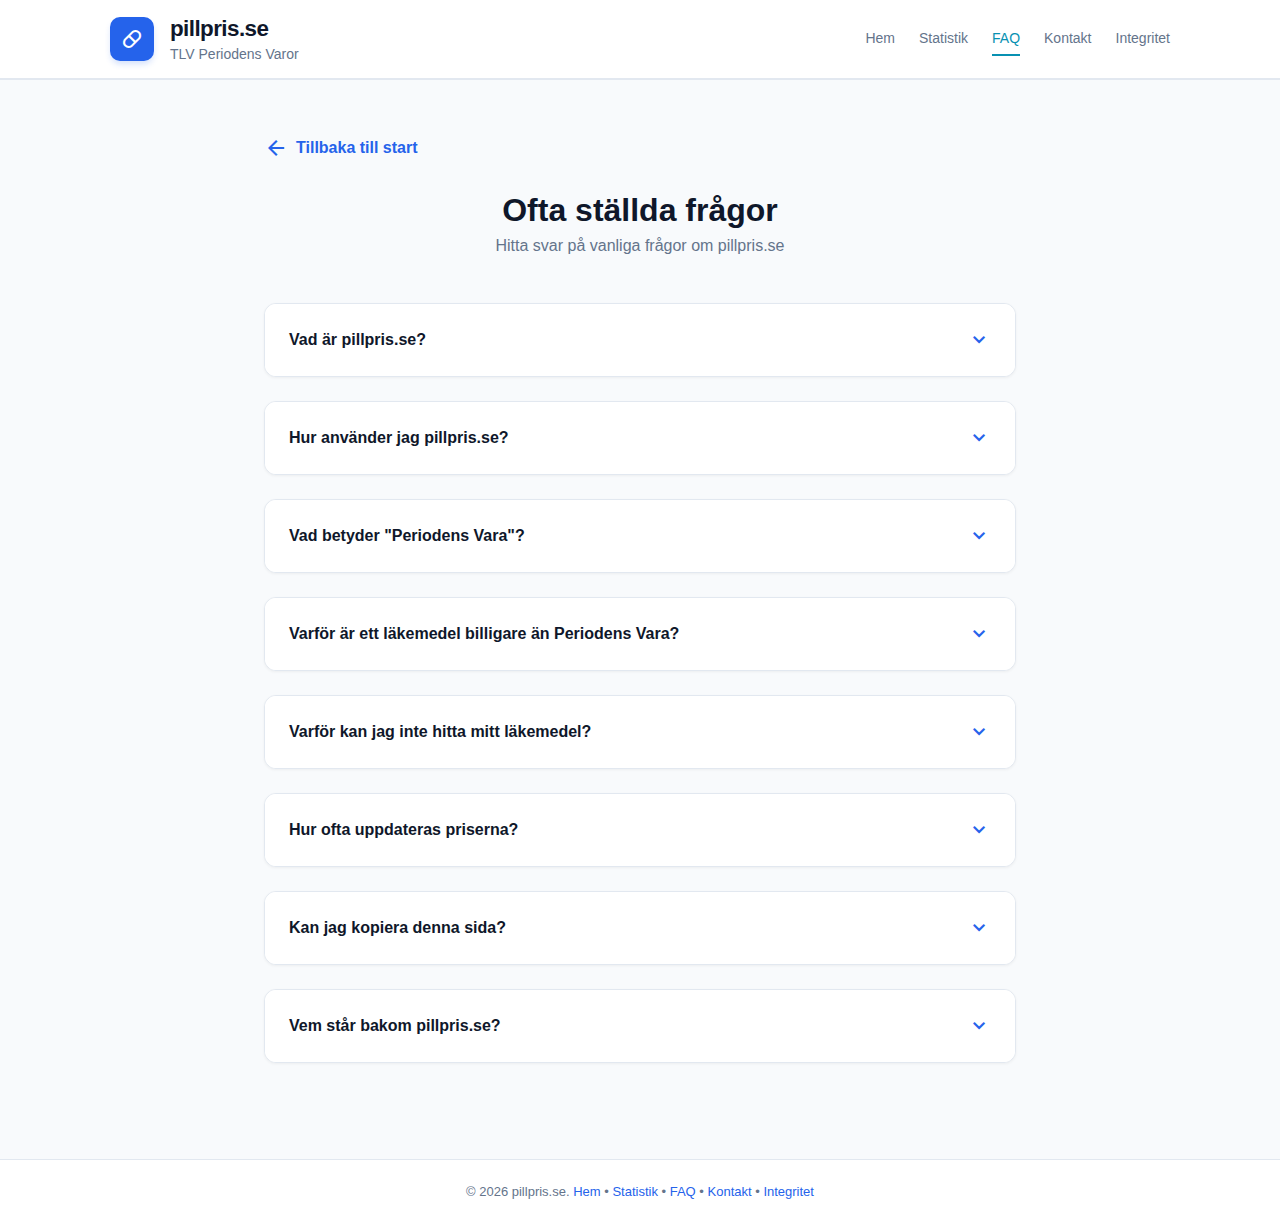
<file: faq.html>
<!DOCTYPE html>
<html lang="sv">
<head>
    <meta charset="UTF-8">
    <meta name="viewport" content="width=device-width, initial-scale=1.0">
    <title>FAQ - pillpris.se</title>
    <link rel="stylesheet" href="style.css">
    <link rel="stylesheet" href="https://fonts.googleapis.com/css2?family=Material+Symbols+Outlined:opsz,wght,FILL,GRAD@20..48,100..700,0..1,-50..200" />
    <style>
        .faq-container {
            max-width: 800px;
            margin: 0 auto;
            padding: 2rem 1.5rem;
        }

        .faq-header {
            text-align: center;
            margin-bottom: 3rem;
        }

        .faq-header h1 {
            font-size: 2rem;
            font-weight: 700;
            color: #0f172a;
            margin-bottom: 0.5rem;
        }

        .faq-header p {
            color: #64748b;
            font-size: 1rem;
        }

        .faq-item {
            margin-bottom: 1.5rem;
            background: #ffffff;
            border-radius: 12px;
            border: 1px solid #e2e8f0;
            overflow: hidden;
            box-shadow: 0 1px 3px rgba(0, 0, 0, 0.05);
            transition: all 0.3s ease;
        }

        .faq-item:hover {
            box-shadow: 0 4px 6px rgba(0, 0, 0, 0.1);
        }

        .faq-question {
            padding: 1.5rem;
            background: #ffffff;
            cursor: pointer;
            display: flex;
            justify-content: space-between;
            align-items: center;
            user-select: none;
            transition: background-color 0.2s ease;
        }

        .faq-question:hover {
            background-color: #f8fafc;
        }

        .faq-question-text {
            font-weight: 600;
            font-size: 1rem;
            color: #0f172a;
            flex: 1;
        }

        .faq-icon {
            margin-left: 1rem;
            color: #2563eb;
            transition: transform 0.3s ease;
            display: flex;
            align-items: center;
            font-size: 24px;
        }

        .faq-item.active .faq-icon {
            transform: rotate(180deg);
        }

        .faq-answer {
            max-height: 0;
            overflow: hidden;
            transition: max-height 0.3s ease;
            background: #f8fafc;
        }

        .faq-item.active .faq-answer {
            max-height: 500px;
        }

        .faq-answer-text {
            padding: 0 1.5rem 1.5rem 1.5rem;
            color: #64748b;
            line-height: 1.6;
            font-size: 0.95rem;
        }

        .faq-answer a {
            color: #2563eb;
            text-decoration: none;
            font-weight: 600;
        }

        .faq-answer a:hover {
            text-decoration: underline;
        }

        .back-link {
            display: inline-flex;
            align-items: center;
            gap: 0.5rem;
            color: #2563eb;
            text-decoration: none;
            font-weight: 600;
            margin-bottom: 2rem;
            transition: gap 0.2s ease;
        }

        .back-link:hover {
            gap: 0.75rem;
        }
    </style>
</head>
<body>

<header class="site-header">
    <div class="header-container">
        <div class="header-content">
            <a href="index.html" class="logo-wrapper" style="text-decoration: none;">
                <div class="icon-box">
                    <span class="material-symbols-outlined header-icon" style="color: white;">pill</span>
                </div>
                <div class="text-wrapper">
                    <h1 class="main-title">pillpris.se</h1>
                    <p class="sub-title">TLV Periodens Varor</p>
                </div>
            </a>
            <nav class="header-nav">
                <a href="index.html" class="nav-link">Hem</a>
                <a href="statistics.html" class="nav-link">Statistik</a>
                <a href="faq.html" class="nav-link active">FAQ</a>
                <a href="kontakt.html" class="nav-link">Kontakt</a>
                <a href="integritet.html" class="nav-link">Integritet</a>
            </nav>
        </div>
    </div>
</header>

<div class="faq-container">
    <a href="index.html" class="back-link">
        <span class="material-symbols-outlined">arrow_back</span>
        Tillbaka till start
    </a>

    <div class="faq-header">
        <h1>Ofta ställda frågor</h1>
        <p>Hitta svar på vanliga frågor om pillpris.se</p>
    </div>

    <div class="faq-item">
        <div class="faq-question">
            <span class="faq-question-text">Vad är pillpris.se?</span>
            <span class="material-symbols-outlined faq-icon">expand_more</span>
        </div>
        <div class="faq-answer">
            <div class="faq-answer-text">
                Pillpris.se hjälper dig att hitta de billigaste läkemedelsalternativen i Sverige genom att visa prisinformation från TLV (Tandvårds- och läkemedelförmånsverket). Du kan söka efter läkemedel, jämföra priser och se prishistorik för olika produkter.
            </div>
        </div>
    </div>

    <div class="faq-item">
        <div class="faq-question">
            <span class="faq-question-text">Hur använder jag pillpris.se?</span>
            <span class="material-symbols-outlined faq-icon">expand_more</span>
        </div>
        <div class="faq-answer">
            <div class="faq-answer-text">
                1. Sök efter ditt läkemedel i sökfältet (tex "Etoricoxib 90")<br>
                2. Välj rätt läkemedel, styrka och förpackning från dropdownlistan<br>
                3. Titta på priserna för olika alternativ<br>
                4. Se prishistorik i diagrammet för att jämföra trender<br>
                5. Välja olika perioder från rullgardinsmenyn för att se prishistorik
            </div>
        </div>
    </div>

    <div class="faq-item">
        <div class="faq-question">
            <span class="faq-question-text">Vad betyder "Periodens Vara"?</span>
            <span class="material-symbols-outlined faq-icon">expand_more</span>
        </div>
        <div class="faq-answer">
            <div class="faq-answer-text">
                "Periodens Vara" (PV) är det läkemedel som TLV har upphandlat för en viss period. Det är ofta det billigaste alternativet bland de utbytbara läkemedlen för en given substans, styrka och förpackningsstorlek. Genom att välja Periodens Vara kan du ofta spara pengar på dina läkemedelskostnader.
            </div>
        </div>
    </div>

    <div class="faq-item" id="billigare-pv">
        <div class="faq-question">
            <span class="faq-question-text">Varför är ett läkemedel billigare än Periodens Vara?</span>
            <span class="material-symbols-outlined faq-icon">expand_more</span>
        </div>
        <div class="faq-answer">
            <div class="faq-answer-text">
                Läkemedel kan nekas status som "periodens vara" trots lägst pris om företaget inte garanterat leverans till TLV. Apotek får dock slutförsälja föregående periods vara till det gamla priset under de första 15 dagarna i en ny period, förutsatt att varan fanns i lager vid periodskiftet. Detta kan leda till att vissa läkemedel är billigare än den aktuella periodens vara under en kort tid efter periodskiftet.
            </div>
        </div>
    </div>

    <div class="faq-item" id="varfor-hitta">
        <div class="faq-question">
            <span class="faq-question-text">Varför kan jag inte hitta mitt läkemedel?</span>
            <span class="material-symbols-outlined faq-icon">expand_more</span>
        </div>
        <div class="faq-answer">
            <div class="faq-answer-text">
                Inte alla läkemedel är upphandlade med Periodens Vara. pillpris.se visar bara läkemedel som är del av TLVs prisövervakning. Om du inte kan hitta ditt läkemedel kan det bero på att det inte är utbytbart eller inte ingår i TLVs "Periodens Vara"-system.
            </div>
        </div>
    </div>

    <div class="faq-item">
        <div class="faq-question">
            <span class="faq-question-text">Hur ofta uppdateras priserna?</span>
            <span class="material-symbols-outlined faq-icon">expand_more</span>
        </div>
        <div class="faq-answer">
            <div class="faq-answer-text">
                Priserna uppdateras varje månad när TLV publicerar nya data. Du kan välja vilken period du vill visa med rullgardinsmenyn för att se prishistorik över tid.
            </div>
        </div>
    </div>

    <div class="faq-item">
        <div class="faq-question">
            <span class="faq-question-text">Kan jag kopiera denna sida?</span>
            <span class="material-symbols-outlined faq-icon">expand_more</span>
        </div>
        <div class="faq-answer">
            <div class="faq-answer-text">
                pillpris.se är ett öppet projekt. Du kan fritt använda och dela informationen härifrån. Kontakta oss om du har frågor om licensiering eller användning av data.
            </div>
        </div>
    </div>

    <div class="faq-item">
        <div class="faq-question">
            <span class="faq-question-text">Vem står bakom pillpris.se?</span>
            <span class="material-symbols-outlined faq-icon">expand_more</span>
        </div>
        <div class="faq-answer">
            <div class="faq-answer-text">
                Pillpris.se är utvecklat som ett verktyg för att göra läkemedelspriser mer transparenta och tillgängliga för alla. Hemsidan är inte utvecklad eller finansierad av TLV. Alla data kommer från TLVs offentliga databaser.
            </div>
        </div>
    </div>

</div>

<footer class="site-footer">
    <div class="footer-container">
        <div class="footer-content">
            <p style="margin: 0; color: #64748b; font-size: 13px;">
                © 2026 pillpris.se. <a href="index.html" style="color: #2563eb; text-decoration: none;">Hem</a> • <a href="statistics.html" style="color: #2563eb; text-decoration: none;">Statistik</a> • <a href="faq.html" style="color: #2563eb; text-decoration: none;">FAQ</a> • <a href="kontakt.html" style="color: #2563eb; text-decoration: none;">Kontakt</a> • <a href="integritet.html" style="color: #2563eb; text-decoration: none;">Integritet</a>
            </p>
        </div>
    </div>
</footer>

<script>
    document.querySelectorAll('.faq-question').forEach(button => {
        button.addEventListener('click', () => {
            const faqItem = button.parentElement;
            faqItem.classList.toggle('active');
        });
    });

    // Expand FAQ item if hash matches
    if (window.location.hash) {
        const hashId = window.location.hash.substring(1);
        const targetItem = document.getElementById(hashId);
        if (targetItem) {
            targetItem.classList.add('active');
            targetItem.scrollIntoView({ behavior: 'smooth', block: 'center' });
        }
    }
</script>

</body>
</html>
</file>
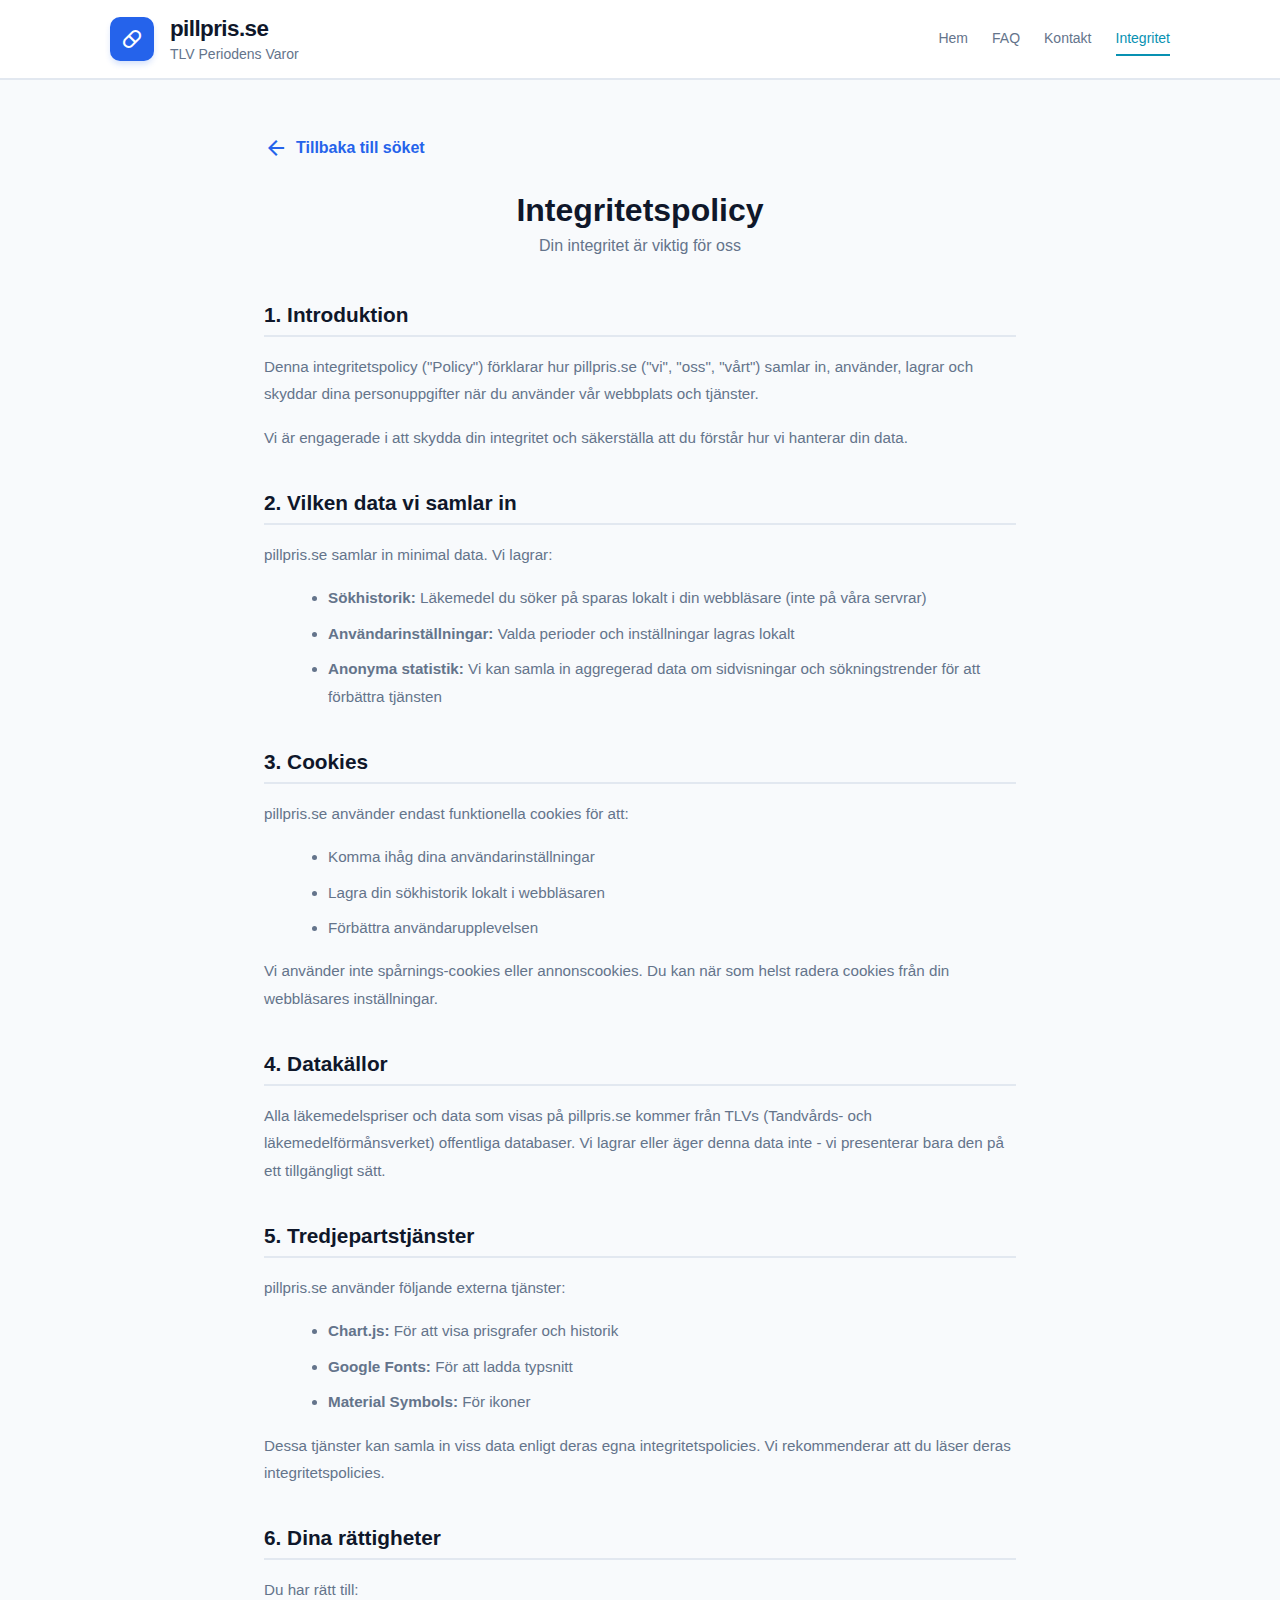
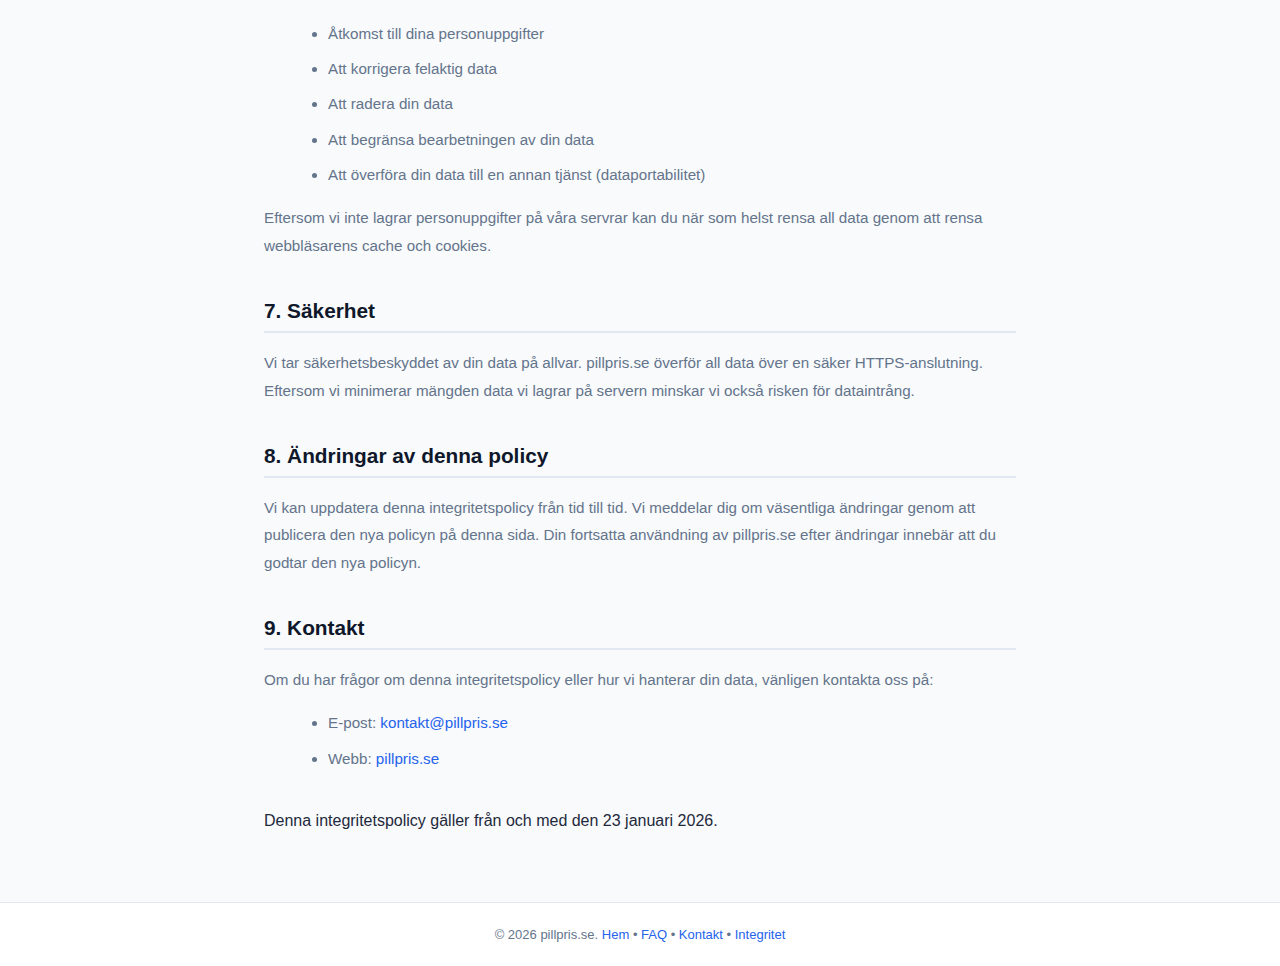
<file: integritet.html>
<!DOCTYPE html>
<html lang="sv">
<head>
    <meta charset="UTF-8">
    <meta name="viewport" content="width=device-width, initial-scale=1.0">
    <title>Integritet - pillpris.se</title>
    <link rel="stylesheet" href="style.css">
    <link rel="stylesheet" href="https://fonts.googleapis.com/css2?family=Material+Symbols+Outlined:opsz,wght,FILL,GRAD@20..48,100..700,0..1,-50..200" />
    <style>
        .privacy-container {
            max-width: 800px;
            margin: 0 auto;
            padding: 2rem 1.5rem;
        }

        .privacy-header {
            text-align: center;
            margin-bottom: 3rem;
        }

        .privacy-header h1 {
            font-size: 2rem;
            font-weight: 700;
            color: #0f172a;
            margin-bottom: 0.5rem;
        }

        .privacy-header p {
            color: #64748b;
            font-size: 1rem;
        }

        .privacy-section {
            margin-bottom: 2.5rem;
        }

        .privacy-section h2 {
            font-size: 1.3rem;
            font-weight: 700;
            color: #0f172a;
            margin-bottom: 1rem;
            padding-bottom: 0.5rem;
            border-bottom: 2px solid #e2e8f0;
        }

        .privacy-section p {
            color: #64748b;
            line-height: 1.8;
            margin-bottom: 1rem;
            font-size: 0.95rem;
        }

        .privacy-section ul {
            color: #64748b;
            line-height: 1.8;
            margin-left: 1.5rem;
            margin-bottom: 1rem;
            font-size: 0.95rem;
        }

        .privacy-section li {
            margin-bottom: 0.5rem;
        }

        .back-link {
            display: inline-flex;
            align-items: center;
            gap: 0.5rem;
            color: #2563eb;
            text-decoration: none;
            font-weight: 600;
            margin-bottom: 2rem;
            transition: gap 0.2s ease;
        }

        .back-link:hover {
            gap: 0.75rem;
        }
    </style>
</head>
<body>

<header class="site-header">
    <div class="header-container">
        <div class="header-content">
            <a href="index.html" class="logo-wrapper" style="text-decoration: none;">
                <div class="icon-box">
                    <span class="material-symbols-outlined header-icon" style="color: white;">pill</span>
                </div>
                <div class="text-wrapper">
                    <h1 class="main-title">pillpris.se</h1>
                    <p class="sub-title">TLV Periodens Varor</p>
                </div>
            </a>
            <nav class="header-nav">
                <a href="index.html" class="nav-link">Hem</a>
                <a href="faq.html" class="nav-link">FAQ</a>
                <a href="kontakt.html" class="nav-link">Kontakt</a>
                <a href="integritet.html" class="nav-link active">Integritet</a>
            </nav>
        </div>
    </div>
</header>

<div class="privacy-container">
    <a href="index.html" class="back-link">
        <span class="material-symbols-outlined">arrow_back</span>
        Tillbaka till söket
    </a>

    <div class="privacy-header">
        <h1>Integritetspolicy</h1>
        <p>Din integritet är viktig för oss</p>
    </div>

    <div class="privacy-section">
        <h2>1. Introduktion</h2>
        <p>
            Denna integritetspolicy ("Policy") förklarar hur pillpris.se ("vi", "oss", "vårt") samlar in, använder, lagrar och skyddar dina personuppgifter när du använder vår webbplats och tjänster.
        </p>
        <p>
            Vi är engagerade i att skydda din integritet och säkerställa att du förstår hur vi hanterar din data.
        </p>
    </div>

    <div class="privacy-section">
        <h2>2. Vilken data vi samlar in</h2>
        <p>
            pillpris.se samlar in minimal data. Vi lagrar:
        </p>
        <ul>
            <li><strong>Sökhistorik:</strong> Läkemedel du söker på sparas lokalt i din webbläsare (inte på våra servrar)</li>
            <li><strong>Användarinställningar:</strong> Valda perioder och inställningar lagras lokalt</li>
            <li><strong>Anonyma statistik:</strong> Vi kan samla in aggregerad data om sidvisningar och sökningstrender för att förbättra tjänsten</li>
        </ul>
    </div>

    <div class="privacy-section">
        <h2>3. Cookies</h2>
        <p>
            pillpris.se använder endast funktionella cookies för att:
        </p>
        <ul>
            <li>Komma ihåg dina användarinställningar</li>
            <li>Lagra din sökhistorik lokalt i webbläsaren</li>
            <li>Förbättra användarupplevelsen</li>
        </ul>
        <p>
            Vi använder inte spårnings-cookies eller annonscookies. Du kan när som helst radera cookies från din webbläsares inställningar.
        </p>
    </div>

    <div class="privacy-section">
        <h2>4. Datakällor</h2>
        <p>
            Alla läkemedelspriser och data som visas på pillpris.se kommer från TLVs (Tandvårds- och läkemedelförmånsverket) offentliga databaser. Vi lagrar eller äger denna data inte - vi presenterar bara den på ett tillgängligt sätt.
        </p>
    </div>

    <div class="privacy-section">
        <h2>5. Tredjepartstjänster</h2>
        <p>
            pillpris.se använder följande externa tjänster:
        </p>
        <ul>
            <li><strong>Chart.js:</strong> För att visa prisgrafer och historik</li>
            <li><strong>Google Fonts:</strong> För att ladda typsnitt</li>
            <li><strong>Material Symbols:</strong> För ikoner</li>
        </ul>
        <p>
            Dessa tjänster kan samla in viss data enligt deras egna integritetspolicies. Vi rekommenderar att du läser deras integritetspolicies.
        </p>
    </div>

    <div class="privacy-section">
        <h2>6. Dina rättigheter</h2>
        <p>
            Du har rätt till:
        </p>
        <ul>
            <li>Åtkomst till dina personuppgifter</li>
            <li>Att korrigera felaktig data</li>
            <li>Att radera din data</li>
            <li>Att begränsa bearbetningen av din data</li>
            <li>Att överföra din data till en annan tjänst (dataportabilitet)</li>
        </ul>
        <p>
            Eftersom vi inte lagrar personuppgifter på våra servrar kan du när som helst rensa all data genom att rensa webbläsarens cache och cookies.
        </p>
    </div>

    <div class="privacy-section">
        <h2>7. Säkerhet</h2>
        <p>
            Vi tar säkerhetsbeskyddet av din data på allvar. pillpris.se överför all data över en säker HTTPS-anslutning. Eftersom vi minimerar mängden data vi lagrar på servern minskar vi också risken för dataintrång.
        </p>
    </div>

    <div class="privacy-section">
        <h2>8. Ändringar av denna policy</h2>
        <p>
            Vi kan uppdatera denna integritetspolicy från tid till tid. Vi meddelar dig om väsentliga ändringar genom att publicera den nya policyn på denna sida. Din fortsatta användning av pillpris.se efter ändringar innebär att du godtar den nya policyn.
        </p>
    </div>

    <div class="privacy-section">
        <h2>9. Kontakt</h2>
        <p>
            Om du har frågor om denna integritetspolicy eller hur vi hanterar din data, vänligen kontakta oss på:
        </p>
        <ul>
            <li>E-post: <a href="mailto:kontakt@pillpris.se" style="color: #2563eb; text-decoration: none;">kontakt@pillpris.se</a></li>
            <li>Webb: <a href="index.html" style="color: #2563eb; text-decoration: none;">pillpris.se</a></li>
        </ul>
    </div>

    <div class="last-updated">
        Denna integritetspolicy gäller från och med den 23 januari 2026.
    </div>

</div>

<footer class="site-footer">
    <div class="footer-container">
        <div class="footer-content">
            <p style="margin: 0; color: #64748b; font-size: 13px;">
                © 2026 pillpris.se. <a href="index.html" style="color: #2563eb; text-decoration: none;">Hem</a> • <a href="faq.html" style="color: #2563eb; text-decoration: none;">FAQ</a> • <a href="kontakt.html" style="color: #2563eb; text-decoration: none;">Kontakt</a> • <a href="integritet.html" style="color: #2563eb; text-decoration: none;">Integritet</a>
            </p>
        </div>
    </div>
</footer>

</body>
</html>
</file>
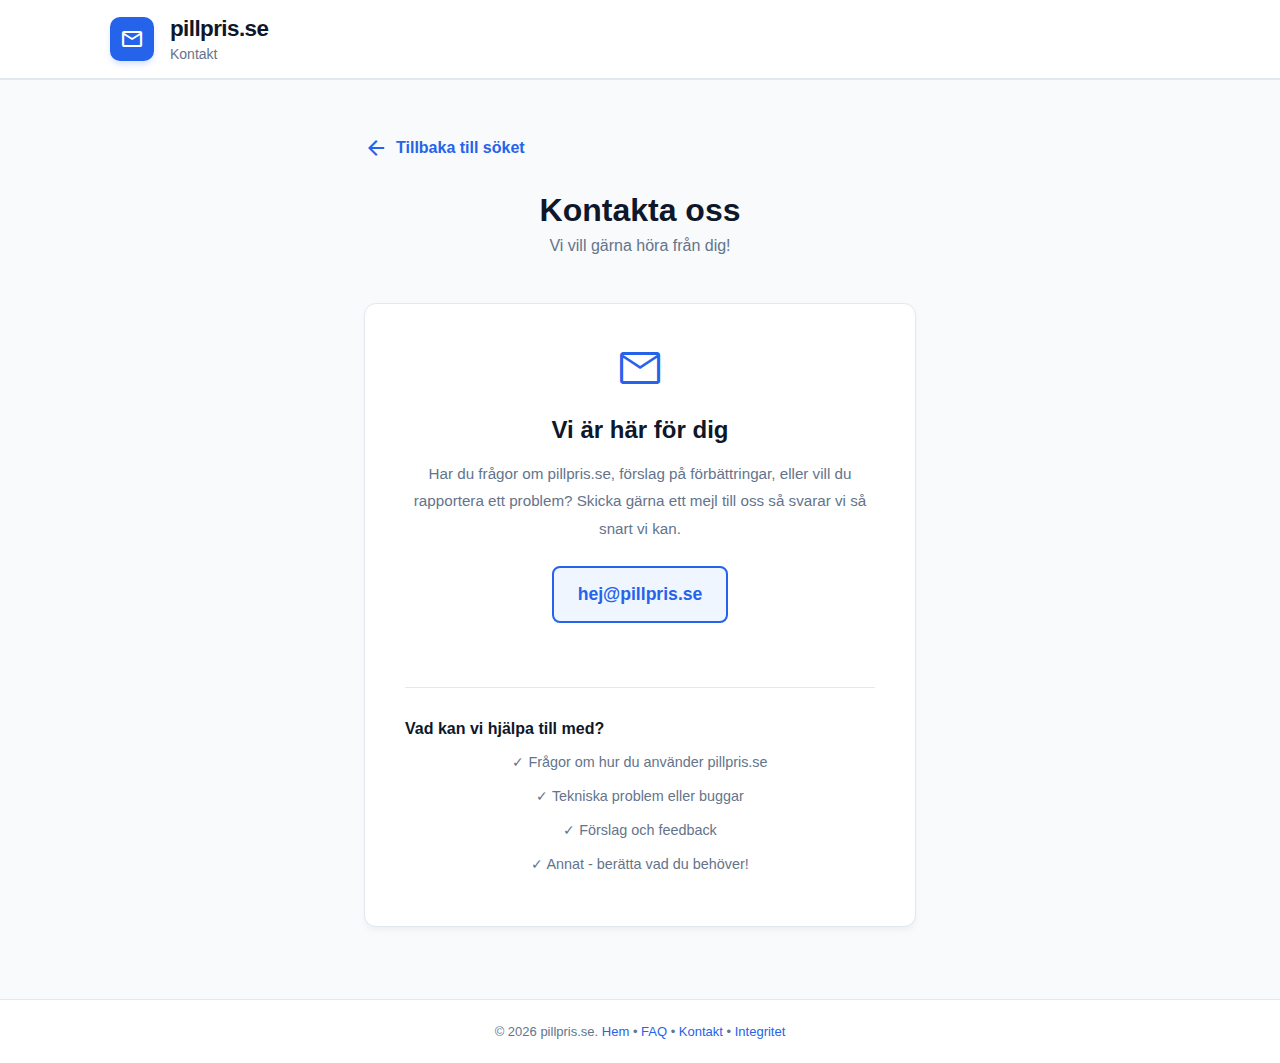
<file: kontakt.html>
<!DOCTYPE html>
<html lang="sv">
<head>
    <meta charset="UTF-8">
    <meta name="viewport" content="width=device-width, initial-scale=1.0">
    <title>Kontakt - pillpris.se</title>
    <link rel="stylesheet" href="style.css">
    <link rel="stylesheet" href="https://fonts.googleapis.com/css2?family=Material+Symbols+Outlined:opsz,wght,FILL,GRAD@20..48,100..700,0..1,-50..200" />
    <style>
        .contact-container {
            max-width: 600px;
            margin: 0 auto;
            padding: 2rem 1.5rem;
        }

        .contact-header {
            text-align: center;
            margin-bottom: 3rem;
        }

        .contact-header h1 {
            font-size: 2rem;
            font-weight: 700;
            color: #0f172a;
            margin-bottom: 0.5rem;
        }

        .contact-header p {
            color: #64748b;
            font-size: 1rem;
        }

        .contact-card {
            background: #ffffff;
            border-radius: 12px;
            border: 1px solid #e2e8f0;
            padding: 2.5rem;
            box-shadow: 0 4px 6px -1px rgba(0, 0, 0, 0.05);
            text-align: center;
        }

        .contact-icon {
            font-size: 48px;
            color: #2563eb;
            margin-bottom: 1.5rem;
            display: inline-block;
        }

        .contact-card h2 {
            font-size: 1.5rem;
            font-weight: 700;
            color: #0f172a;
            margin-bottom: 1rem;
        }

        .contact-card p {
            color: #64748b;
            line-height: 1.8;
            margin-bottom: 1.5rem;
            font-size: 0.95rem;
        }

        .contact-email {
            display: inline-block;
            padding: 1rem 1.5rem;
            background: #eff6ff;
            border: 2px solid #2563eb;
            border-radius: 8px;
            text-decoration: none;
            color: #2563eb;
            font-weight: 700;
            font-size: 1.1rem;
            transition: all 0.3s ease;
            margin-bottom: 2rem;
        }

        .contact-email:hover {
            background: #2563eb;
            color: #ffffff;
        }

        .contact-info {
            margin-top: 2rem;
            padding-top: 2rem;
            border-top: 1px solid #e2e8f0;
            text-align: left;
        }

        .contact-info h3 {
            font-size: 1rem;
            font-weight: 700;
            color: #0f172a;
            margin-bottom: 0.75rem;
        }

        .contact-info p {
            color: #64748b;
            font-size: 0.9rem;
            margin-bottom: 0.5rem;
            text-align: center;
        }

        .back-link {
            display: inline-flex;
            align-items: center;
            gap: 0.5rem;
            color: #2563eb;
            text-decoration: none;
            font-weight: 600;
            margin-bottom: 2rem;
            transition: gap 0.2s ease;
        }

        .back-link:hover {
            gap: 0.75rem;
        }
    </style>
</head>
<body>

<header class="site-header">
    <div class="header-container">
        <div class="logo-wrapper">
            <div class="icon-box">
                <span class="material-symbols-outlined header-icon" style="color: white;">mail</span>
            </div>
            <div class="text-wrapper">
                <h1 class="main-title">pillpris.se</h1>
                <p class="sub-title">Kontakt</p>
            </div>
        </div>
    </div>
</header>

<div class="contact-container">
    <a href="index.html" class="back-link">
        <span class="material-symbols-outlined">arrow_back</span>
        Tillbaka till söket
    </a>

    <div class="contact-header">
        <h1>Kontakta oss</h1>
        <p>Vi vill gärna höra från dig!</p>
    </div>

    <div class="contact-card">
        <span class="material-symbols-outlined contact-icon">email</span>
        <h2>Vi är här för dig</h2>
        <p>
            Har du frågor om pillpris.se, förslag på förbättringar, eller vill du rapportera ett problem? Skicka gärna ett mejl till oss så svarar vi så snart vi kan.
        </p>
        <a href="mailto:hej@pillpris.se" class="contact-email">hej@pillpris.se</a>
        
        <div class="contact-info">
            <h3>Vad kan vi hjälpa till med?</h3>
            <p>✓ Frågor om hur du använder pillpris.se</p>
            <p>✓ Tekniska problem eller buggar</p>
            <p>✓ Förslag och feedback</p>
            <p>✓ Annat - berätta vad du behöver!</p>
        </div>
    </div>

</div>

<footer class="site-footer">
    <div class="footer-container">
        <div class="footer-content">
            <p style="margin: 0; color: #64748b; font-size: 13px;">
                © 2026 pillpris.se. <a href="index.html" style="color: #2563eb; text-decoration: none;">Hem</a> • <a href="faq.html" style="color: #2563eb; text-decoration: none;">FAQ</a> • <a href="kontakt.html" style="color: #2563eb; text-decoration: none;">Kontakt</a> • <a href="integritet.html" style="color: #2563eb; text-decoration: none;">Integritet</a>
            </p>
        </div>
    </div>
</footer>

</body>
</html>
</file>
<file: style.css>
/* --- Global Reset & Base Styles --- */
* {
    box-sizing: border-box;
    margin: 0;
}

body {
    font-family: -apple-system, BlinkMacSystemFont, "Segoe UI", Roboto, sans-serif;
    background: #f8fafc;
    color: #1e293b;
    margin: 0;
    display: flex;
    flex-direction: column;
    align-items: center;
    min-height: 100vh;
}

.container {
    width: 100%;
    max-width: 1100px;
    padding: 1.5rem;
    margin: 0 auto;
}

/* --- Header Section --- */
.site-header {
    background: #ffffff;
    border-bottom: 2px solid #e2e8f0;
    width: 100%;
    padding: 16px 0;
    margin-bottom: 24px;
    display: flex;
    justify-content: center;
}

.header-container {
    padding: 0 20px;
    width: 100%;
    max-width: 1100px;
}

.header-content {
    display: flex;
    align-items: center;
    justify-content: space-between;
    gap: 32px;
}

.logo-wrapper {
    display: flex;
    align-items: center;
    gap: 16px;
    transition: opacity 0.2s;
}

.logo-wrapper:hover {
    opacity: 0.8;
}

.header-nav {
    display: flex;
    gap: 24px;
    align-items: center;
}

.nav-link {
    font-size: 14px;
    color: #64748b;
    text-decoration: none;
    font-weight: 500;
    transition: color 0.2s;
    padding: 8px 0;
    border-bottom: 2px solid transparent;
}

.nav-link:hover {
    color: #0891b2;
}

.nav-link.active {
    color: #0891b2;
    border-bottom-color: #0891b2;
}

@media (max-width: 640px) {
    .header-content {
        flex-direction: column;
        gap: 12px;
        align-items: flex-start;
    }
    
    .header-nav {
        gap: 16px;
        width: 100%;
    }
    
    .nav-link {
        font-size: 13px;
    }
}

.icon-box {
    background-color: #2563eb;
    padding: 10px;
    border-radius: 10px;
    display: flex;
    align-items: center;
    justify-content: center;
    box-shadow: 0 4px 6px -1px rgba(37, 99, 235, 0.2);
}

.main-title {
    margin: 0;
    font-size: 1.4rem;
    font-weight: 700;
    color: #0f172a;
    letter-spacing: -0.025em;
}

.sub-title {
    margin: 4px 0 0 0;
    font-size: 0.875rem;
    color: #64748b;
}

/* --- Search & Filter Controls --- */
.search-section {
    position: relative;
    width: 100%;
    margin-bottom: 30px;
}

.search-controls {
    display: flex;
    gap: 12px;
    align-items: flex-end;
    width: 100%;
}

.input-group {
    position: relative;
    flex-grow: 1;
}

.clear-search-btn {
    position: absolute;
    right: 12px;
    top: 50%;
    transform: translateY(-50%);
    background: none;
    border: none;
    padding: 4px;
    cursor: pointer;
    color: #94a3b8;
    display: flex;
    align-items: center;
    justify-content: center;
    border-radius: 4px;
    transition: all 0.2s ease;
}

.clear-search-btn:hover {
    color: #64748b;
    background: #f1f5f9;
}

.clear-search-btn .material-symbols-outlined {
    font-size: 20px;
}

.month-group {
    width: 180px;
    flex-shrink: 0;
}

.time-filter-group {
    margin-top: 15px;
    width: 100%;
}

label {
    display: block;
    font-weight: 700;
    margin-bottom: 8px;
    color: #475569;
    font-size: 0.9rem;
}

input, #month-select-main, #time-period-select {
    width: 100%;
    padding: 12px 14px;
    border: 1px solid #cbd5e1;
    border-radius: 8px;
    font-size: 16px;
    background: white;
    box-shadow: 0 1px 2px rgba(0, 0, 0, 0.05);
    transition: all 0.2s;
}

input:focus, #month-select-main:focus, #time-period-select:focus {
    outline: none;
    border-color: #2563eb;
    box-shadow: 0 0 0 3px rgba(37, 99, 235, 0.1);
}

/* --- Dropdown Results --- */
.custom-dropdown {
    position: absolute;
    top: 100%;
    left: 0;
    width: 100%;
    z-index: 1000;
    background: white;
    border: 1px solid #e2e8f0;
    border-radius: 8px;
    max-height: 400px;
    overflow-y: auto;
    box-shadow: 0 10px 15px -3px rgba(0, 0, 0, 0.1);
    display: none;
    margin-top: 4px;
}

.dropdown-item {
    padding: 12px 16px;
    border-bottom: 1px solid #f1f5f9;
    cursor: pointer;
}

.dropdown-item:hover { background: #f8fafc; }

.item-line1 { font-weight: 700; font-size: 13px; text-transform: uppercase; display: block; color: #1e293b; }
.item-line2 { font-size: 12px; color: #64748b; display: block; margin-top: 2px; }

/* --- Price Card (Hero Section) --- */
.price-card {
    background: #ffffff;
    border-radius: 12px;
    padding: 24px;
    box-shadow: 0 4px 6px -1px rgba(0, 0, 0, 0.05);
    border: 1px solid #e2e8f0;
}

.pv-badge-container { display: flex; gap: 8px; margin-bottom: 8px; flex-wrap: wrap; }
.pv-title { background: #eff6ff; color: #2563eb; padding: 4px 10px; border-radius: 6px; font-size: 0.75rem; font-weight: 700; text-transform: uppercase; }
.lowest-price-badge { background: #dcfce7; color: #15803d; padding: 4px 10px; border-radius: 6px; font-size: 0.75rem; font-weight: 700; text-transform: uppercase; }
.product-name { margin: 8px 0; font-size: 1.6rem; color: #0f172a; }
.sub-info { color: #64748b; margin: 0; font-size: 0.95rem; }

.card-grid { display: grid; grid-template-columns: repeat(auto-fit, minmax(140px, 1fr)); gap: 20px; }
.info-item { display: flex; align-items: center; gap: 12px; }
.info-item .label { font-size: 0.75rem; color: #64748b; font-weight: 500; text-transform: uppercase; }
.info-item .value { font-size: 0.95rem; font-weight: 700; color: #1e293b; }

/* --- Comparison Table --- */
.reserves-container {
    width: 100%;
    background: white;
    border: 1px solid #e2e8f0;
    border-radius: 12px;
    overflow: hidden;
    margin-top: 20px;
    padding: 0 20px;
    box-shadow: 0 4px 6px -1px rgba(0, 0, 0, 0.05);
    padding: 24px 20px !important; 
    box-sizing: border-box !important;
}

.reserves-header { padding: 16px 20px; background: #f8fafc; border-bottom: 1px solid #e2e8f0; font-weight: 700; color: #334155; }
.reserves-table { width: 100%; border-collapse: collapse; }
.reserves-table th { text-align: left; padding: 12px 16px; background: #ffffff; color: #64748b; font-weight: 600; font-size: 0.75rem; text-transform: uppercase; border-bottom: 1px solid #f1f5f9; }
.reserves-table td { padding: 14px 16px; border-bottom: 1px solid #f1f5f9; font-size: 0.9rem; }

/* Status & Row Styling */
.status-badge { padding: 4px 8px; border-radius: 6px; font-size: 0.7rem; font-weight: 700; }
.status-pv { background: #dcfce7; color: #166534; }
.status-r { background: #fef3c7; color: #92400e; }
.status-other { background: #f1f5f9; color: #475569; }

.pv-row { background-color: #eff6ff !important; }
.reserve-row { background-color: #fffbeb !important; }
.cheapest-row { background-color: #f0fdf4 !important; border-left: 4px solid; border-image: linear-gradient(to bottom, #10b981, #2dd4bf) 1 100%; position: relative; }

.best-value-tag { font-size: 0.65rem; background: #10b981; color: white; padding: 2px 6px; border-radius: 4px; margin-left: 8px; vertical-align: middle; text-transform: uppercase; font-weight: 700; }

.price-wrapper { display: flex; flex-direction: column; align-items: flex-end; }
.diff-subtext { font-size: 0.75rem; font-weight: 700; }
.company-subtext { display: none; }
.col-company-desktop { display: table-cell; }

#chart-container {
    width: 100%;           /* Fills the 1100px container */
    min-height: 500px;         /* Desktop height */
    background: white;
    padding: 24px;
    border-radius: 12px;
    border: 1px solid #e2e8f0;
    margin-top: 20px;
    box-shadow: 0 4px 6px -1px rgba(0, 0, 0, 0.05);
    position: relative;    /* Crucial for Chart.js responsiveness */
}

/* --- Förbättrad Empty State (Startbox) --- */
.empty-state {
    display: flex;
    flex-direction: column;
    align-items: center;
    justify-content: center;
    padding: 60px 40px;
    text-align: center;
    background: #f8fafc;
    border-radius: 24px;
    border: none;
    margin-top: 20px;
    box-shadow: none;
    transition: all 0.3s ease;
}

/* Cirkeln runt pillret */
.empty-icon-circle {
    width: 80px;
    height: 80px;
    background-color: #f1f5f9; /* Ljusgrå/blå bakgrund */
    border-radius: 50%;
    display: flex;
    align-items: center;
    justify-content: center;
    margin-bottom: 24px;
}

.empty-icon-circle .material-symbols-outlined {
    font-size: 40px;
    color: #64748b; /* Gråblå ikonfärg */
}

.empty-state h2 {
    margin: 0 0 12px 0;
    font-size: 1.5rem;
    font-weight: 700;
    color: #1e293b;
}

.prelim-info {
    display: inline-flex;
    align-items: center;
    justify-content: center;
    width: 16px;
    height: 16px;
    margin-left: 6px;
    border: 1px solid #f59e0b;
    border-radius: 9999px;
    color: #f59e0b;
    font-size: 11px;
    font-weight: 700;
    line-height: 1;
    cursor: pointer;
    position: relative;
}

.prelim-info::after {
    content: attr(data-tooltip);
    position: absolute;
    bottom: calc(100% + 8px);
    left: 50%;
    transform: translateX(-50%);
    background: #0f172a;
    color: #f8fafc;
    padding: 6px 8px;
    border-radius: 6px;
    font-size: 11px;
    white-space: nowrap;
    opacity: 0;
    pointer-events: none;
    transition: opacity 0.15s ease;
    z-index: 10;
}

.prelim-info:hover::after,
.prelim-info:focus::after {
    opacity: 1;
}
.empty-state p {
    margin: 0;
    color: #64748b;
    font-size: 1rem;
    line-height: 1.6;
    max-width: 400px; /* Håller texten centrerad och läsbar */
}
/* --- Expansion Button --- */
.expansion-btn {
    background: none; border: none; color: #2563eb; padding: 12px 20px; cursor: pointer; font-weight: 600; font-size: 0.9rem; display: inline-flex; align-items: center; gap: 6px; margin: 0 auto;
}
.expansion-btn:hover { color: #1d4ed8; background-color: #eff6ff; }
#pagination-footer { text-align: center; padding: 10px; border-top: 1px solid #f1f5f9; }

/* Container for the tooltip */
.tooltip {
    position: relative;
    display: inline-flex;
    align-items: center;
}

/* Hidden tooltip text */
.tooltip .tooltiptext {
    visibility: hidden;
    width: 200px;
    background-color: #1e293b;
    color: #fff;
    text-align: left;
    border-radius: 8px;
    padding: 10px;
    position: absolute;
    z-index: 10;
    bottom: 125%; /* Position above the badge */
    left: 50%;
    transform: translateX(-50%);
    opacity: 0;
    transition: opacity 0.3s;
    font-size: 0.8rem;
    line-height: 1.4;
    box-shadow: 0 10px 15px -3px rgba(0, 0, 0, 0.2);
    pointer-events: none;
}

/* Tooltip arrow */
.tooltip .tooltiptext::after {
    content: "";
    position: absolute;
    top: 100%;
    left: 50%;
    margin-left: -5px;
    border-width: 5px;
    border-style: solid;
    border-color: #1e293b transparent transparent transparent;
}

/* Show tooltip on hover */
.tooltip:hover .tooltiptext {
    visibility: visible;
    opacity: 1;
}

.card-header-flex {
    display: flex;
    justify-content: space-between;
    align-items: flex-start;
}

.price-info-side {
    text-align: right;
}

.price-value {
    font-size: 32px;
    margin: 0;
    color: #1e293b;
    font-weight: 800;
    line-height: 1;
}

.price-trends {
    display: flex;
    flex-direction: column;
    gap: 6px;
    margin-top: 12px;
}

.price-trends p {
    margin: 0;
    line-height: 1.4;
}


.past-price-text {
    font-size: 13px;
    color: #64748b;
}

.info-summary-card {
    transition: all 0.2s ease;
}

/* Ta bort standard-pilen från webbläsaren */
.info-accordion summary::-webkit-details-marker {
    display: none;
}
.info-accordion summary {
    outline: none;
}

/* Rotera vår egen pil när details är öppen */
.info-accordion[open] .expand-icon {
    transform: rotate(180deg);
}

/* Lite hover-effekt på rubriken */
.info-accordion summary:hover {
    background-color: #f8fafc;
}

.rec-header {
    padding: 16px 24px;
    display: flex;
    align-items: center;
    gap: 16px;
}

.rec-icon-circle {
    background: white;
    width: 40px;
    height: 40px;
    border-radius: 50%;
    display: flex;
    align-items: center;
    justify-content: center;
    flex-shrink: 0;
}

.price-card-body {
    padding: 24px;
}

.price-card-layout {
    display: flex;
    flex-wrap: wrap;
    gap: 32px;
}

.price-main-content {
    flex: 1;
    min-width: 300px;
    display: flex;
    flex-direction: column;
    gap: 24px;
}

.price-display-row {
    display: flex;
    flex-wrap: wrap;
    gap: 24px;
    align-items: flex-start;
}

.current-price-block {
    flex: 1;
    min-width: 200px;
}

.price-large {
    font-size: 42px;
    font-weight: 800;
    color: #1e293b;
    display: block;
    margin-top: 4px;
}

/* --- Savings Alert --- */
.savings-alert-box {
    flex: 1.2;
    min-width: 250px;
    background: #f0fdf4;
    border: 1px solid rgba(22, 163, 74, 0.19);
    border-left: 4px solid #16a34a;
    border-radius: 12px;
    padding: 20px;
    display: flex;
    align-items: flex-start;
    gap: 12px;
}

/* --- Stat Blocks (Next/Prev Month) --- */
.stats-row {
    display: flex;
    flex-wrap: wrap;
    gap: 24px;
    padding-top: 16px;
    border-top: 1px solid #f1f5f9;
}

.stat-block {
    flex: 1;
    min-width: 140px;
}

.stat-label {
    margin: 0;
    color: #64748b;
    font-size: 11px;
    font-weight: 700;
    text-transform: uppercase;
    letter-spacing: 0.05em;
}

.stat-value-row {
    display: flex;
    align-items: center;
    gap: 8px;
    margin-top: 4px;
}

.trend-badge {
    padding: 2px 6px;
    border-radius: 4px;
    font-size: 11px;
    font-weight: 700;
    display: flex;
    align-items: center;
    gap: 2px;
}

/* --- Comparison List (Table Area) --- */
.comparison-container {
    padding: 24px 0;
}

.comparison-header {
    padding: 0 1rem;
}

.comparison-list {
    display: flex;
    flex-direction: column;
    gap: 10px;
    padding: 0 1rem;
}

.comparison-row {
    border-radius: 12px;
    cursor: pointer;
    transition: all 0.2s ease;
    border: 1px solid;
}

.row-content {
    padding: 10px 12px;
    display: flex;
    align-items: center;
    justify-content: space-between;
    gap: 12px;
}

.row-details-grid {
    margin: 0 12px 12px 12px;
    padding: 16px;
    background: #f8fafc;
    border-radius: 8px;
    border: 1px solid #f1f5f9;
    display: grid;
    grid-template-columns: 1fr 1fr;
    gap: 16px;
}

.detail-item {
    display: flex;
    align-items: flex-start;
    gap: 10px;
}

.detail-label {
    display: block;
    color: #64748b;
    font-size: 9px;
    font-weight: 700;
    text-transform: uppercase;
}

.detail-value {
    font-weight: 700;
    color: #1e293b;
    font-size: 12px;
}

/* Table Layout & Spacing */
.comparison-container {
    padding: 24px 0;
}

.comparison-inner-padding {
    padding: 0 1rem;
}

.comparison-title {
    margin: 0;
    font-size: 20px;
    font-weight: 800;
    color: #1e293b;
}

.comparison-subtitle {
    margin: 8px 0 24px 0;
    color: #64748b;
    font-size: 14px;
}

.comparison-subtitle strong {
    color: #1e293b;
}

/* The dynamic list of medicines */
.comparison-list-wrapper {
    display: flex;
    flex-direction: column;
    gap: 10px;
    padding: 0 1rem;
}

/* TLV Info Box at the bottom */
.tlv-info-box {
    margin: 24px 1rem 0 1rem;
    background: #f0fdf4;
    border-radius: 12px;
    padding: 16px;
    display: flex;
    gap: 12px;
    border: 1px solid #ccfbf1;
}

.tlv-info-icon {
    color: #14b8a6;
    font-size: 20px;
}

.tlv-info-title {
    margin: 0;
    font-weight: 700;
    color: #134e4a;
    font-size: 14px;
}

.tlv-info-text {
    margin: 4px 0 0 0;
    color: #115e59;
    font-size: 13px;
    line-height: 1.5;
}

/* Base Badge Style */
.status-badge-mini {
    display: inline-flex;
    align-items: center;
    padding: 2px 6px;
    border-radius: 4px;
    font-size: 11px;
    font-weight: 800;
    margin-right: 8px;
    vertical-align: middle;
    background: white;
}

/* Modifier: Periodens Vara (Blue) */
.badge-pv {
    color: #2563eb;
    border: 1px solid #3b82f6;
}

/* Modifier: Reserve (Amber/Yellow) */
.badge-reserve {
    color: #d97706;
    border: 1px solid #f59e0b;
}

/* Om du vill att det ska se extra proffsigt ut på mobilen */
@media (max-width: 600px) {
    .info-summary-card {
        flex-direction: column;
        align-items: flex-start !important;
        gap: 12px;
    }
    .info-icon {
        width: 32px;
        height: 32px;
    }
    .info-icon .material-symbols-outlined {
        font-size: 20px !important;
    }
}
/* Grundregler för alla kort på Desktop */
.bleed-card {
    background: white;
    border-radius: 16px;
    border: 1px solid #e2e8f0;
    box-shadow: 0 4px 20px rgba(0,0,0,0.05);
    margin-bottom: 20px;
    overflow: hidden; /* För att bakgrundsfärger i header inte ska gå över runda hörn */
    width: 100%;
}
@media screen and (max-width: 768px) {
    /* Gemensam breakout-logik för alla bleed-kort */
    .bleed-card {
        width: 100vw !important;
        position: relative !important;
        left: 50% !important;
        margin-left: -50vw !important;
        border-radius: 0 !important;
        border-left: none !important;
        border-right: none !important;
        box-shadow: none !important;
        padding: 24px 12px !important;
        box-sizing: border-box !important;
    }

    .search-controls {
        flex-direction: column !important;
        align-items: stretch !important;
        gap: 12px !important;
    }

    /* INFORMATION I TVÅ KOLUMNER */
    .info-grid-mobile {
        flex: 1 1 100% !important;
        max-width: 100% !important;
        margin-top: 15px !important;
    }

    .info-grid-mobile div[style*="display: flex; flex-direction: column"] {
        display: grid !important;
        grid-template-columns: 1fr 1fr !important;
        gap: 16px 12px !important;
    }

    .current-price-deal {
        border: 1px solid #e2e8f0 !important;
        border-radius: 10px !important;
    }

    .cheaper-exists-badge {
        margin-left: 0 !important;
    }

    /* 1. Gör den grå boxen till fullbredd under priset */
    .info-grid-mobile {
        flex: 1 1 100% !important; /* Tar upp hela bredden i priskortet */
        max-width: 100% !important;
        margin-top: 15px !important;
    }

    /* 2. Targeta containern för informationspunkterna och gör dem till två kolumner */
    .info-grid-mobile div[style*="display: flex; flex-direction: column"] {
        display: grid !important;
        grid-template-columns: 1fr 1fr !important; /* Skapar två lika stora kolumner */
        gap: 16px 12px !important; /* Justerar avstånd mellan rader och kolumner */
    }

    /* 3. Se till att ikon och text ligger bra bredvid varandra i de nya kolumnerna */
    .info-grid-mobile div[style*="display: flex; align-items: flex-start"] {
        gap: 8px !important;
    }

    .savings-alert-box {
        flex: 1 1 100% !important;
        margin: 10px 0 !important;
        box-sizing: border-box;
    }
    
    /* Behåll två kolumner för informationspunkterna inuti boxen */
    .info-grid-mobile div[style*="display: flex; flex-direction: column"] {
        display: grid !important;
        grid-template-columns: 1fr 1fr !important;
        gap: 16px 12px !important;
    }
}

/* --- Price Display Container --- */
.price-display-container {
    text-align: right;
    min-width: fit-content;
}

.price-display-container .price-value {
    font-size: 22px;
    font-weight: 800;
    color: #1e293b;
}

.price-display-container .price-diff {
    font-size: 13px;
    font-weight: 600;
    color: #94a3b8;
}

/* --- Expanded Row Details --- */
.row-details-container {
    margin: 0 12px 12px 12px;
    padding: 12px 14px;
    background: #f9fafb;
    border-radius: 10px;
    border: 1px solid #e2e8f0;
    display: grid;
    grid-template-columns: repeat(4, minmax(0, 1fr));
    gap: 12px 16px;
}

.row-detail-item {
    display: flex;
    align-items: center;
    gap: 8px;
    min-width: 0;
}

.row-detail-item .material-symbols-outlined {
    font-size: 16px;
    color: #94a3b8;
}

.row-detail-content {
    font-size: 12px;
    white-space: nowrap;
    overflow: hidden;
    text-overflow: ellipsis;
}

@media (max-width: 640px) {
    .row-details-container {
        grid-template-columns: repeat(2, minmax(0, 1fr));
    }
}

.row-detail-label {
    display: block;
    color: #64748b;
    font-size: 9px;
    font-weight: 700;
    text-transform: uppercase;
}

.row-detail-value {
    font-weight: 700;
    color: #1e293b;
}

/* --- Comparison Row Container --- */
.comparison-row {
    border-radius: 12px;
    cursor: pointer;
    transition: all 0.2s ease;
    margin-bottom: 4px;
}

.comparison-row.cheapest-row {
    background: #f0fdf4 !important;
    border: 2px solid #10b981 !important;
}

.comparison-row.pv-row {
    background: #eff6ff !important;
    border: 2px solid #3b82f6 !important;
}

.comparison-row.reserve-row {
    background: #fffbeb;
    border: 2px solid #f59e0b;
}

.comparison-row.default-row {
    background: #ffffff;
    border: 2px solid #cbd5e1;
}

/* --- Comparison Row Header --- */
.comparison-row-header {
    padding: 18px 20px;
    display: flex;
    align-items: center;
    justify-content: space-between;
    gap: 16px;
}

.comparison-row-left {
    min-width: 0;
    flex: 1;
}

.comparison-row-product {
    display: flex;
    align-items: center;
    line-height: 1.3;
}

.comparison-row-name {
    font-size: 20px;
    color: #1e293b;
}

.comparison-row-info {
    margin: 2px 0 0 0;
    color: #94a3b8;
    font-size: 12px;
}

/* --- Price Card Layout --- */
.price-card-header {
    padding: 16px 24px;
    display: flex;
    align-items: center;
    gap: 16px;
}

.price-card-icon {
    background: white;
    width: 40px;
    height: 40px;
    border-radius: 50%;
    display: flex;
    align-items: center;
    justify-content: center;
    flex-shrink: 0;
}

.price-card-icon .material-symbols-outlined {
    font-size: 20px;
}

.price-card-header-text p:first-child {
    margin-bottom: 2px;
}

.price-card-header-text .subtext {
    font-weight: 400;
    opacity: 0.8;
    font-size: 13px;
}

.price-card-content {
    padding: 24px;
}

.price-card-layout {
    display: flex;
    flex-wrap: wrap;
    gap: 32px;
}

.price-card-main {
    flex: 1;
    min-width: 300px;
    display: flex;
    flex-direction: column;
    gap: 24px;
}

.price-card-price-section {
    display: flex;
    flex-wrap: wrap;
    gap: 24px;
    align-items: flex-start;
}

.price-card-current {
    flex: 1;
    min-width: 200px;
}

.price-card-current-label {
    margin: 0;
    color: #64748b;
    font-size: 11px;
    font-weight: 700;
    text-transform: uppercase;
    letter-spacing: 0.05em;
}

.price-card-current-value {
    font-size: 42px;
    font-weight: 800;
    color: #1e293b;
    display: block;
    margin-top: 4px;
}

.price-card-comparison {
    display: flex;
    flex-wrap: wrap;
    gap: 24px;
    padding-top: 16px;
    border-top: 1px solid #f1f5f9;
}

.price-card-info-panel {
    flex: 0 0 280px;
    background: #f8fafc;
    border-radius: 12px;
    padding: 20px;
    border: 1px solid #f1f5f9;
}

@media (max-width: 640px) {
    .price-card-info-panel {
        flex: 1 1 100%;
        width: 100%;
        min-width: 0;
        margin-top: 12px;
        max-height: 175px;
    }
}

.price-card-info-title {
    margin: 0 0 16px 0;
    color: #64748b;
    font-size: 11px;
    font-weight: 700;
    text-transform: uppercase;
    letter-spacing: 0.05em;
}

.price-card-info-items {
    display: flex;
    flex-direction: column;
    gap: 12px;
}

.price-info-item {
    display: flex;
    align-items: flex-start;
    gap: 10px;
}

.price-info-item .material-symbols-outlined {
    font-size: 20px;
    color: #94a3b8;
}

.price-info-item-content {
    font-size: 13px;
}

.price-info-item-label {
    display: block;
    color: #64748b;
    font-size: 10px;
}

.price-info-item-value {
    font-weight: 700;
    color: #1e293b;
}

/* --- Stat Blocks (Previous/Next) --- */
.stat-blocks-container {
    display: flex;
    flex-wrap: nowrap;
    gap: 24px;
    padding-top: 16px;
    border-top: 1px solid #f1f5f9;
}

.stat-block {
    flex: 1;
    min-width: 120px;
}

.stat-block-label {
    margin: 0;
    color: #64748b;
    font-size: 11px;
    font-weight: 700;
    text-transform: uppercase;
    letter-spacing: 0.05em;
}

.stat-block-content {
    display: flex;
    align-items: center;
    gap: 8px;
    margin-top: 4px;
}

.stat-block-price {
    font-size: 18px;
    font-weight: 700;
}

.stat-block-trend {
    background: 15;
    padding: 2px 6px;
    border-radius: 4px;
    font-size: 11px;
    font-weight: 700;
    display: flex;
    align-items: center;
    gap: 2px;
}

.stat-block-trend span {
    font-size: 16px;
}

/* --- Price Card Header & Layout --- */
.price-card-header-bar {
    padding: 16px 24px;
    display: flex;
    align-items: center;
    gap: 16px;
}

.price-card-icon-wrapper {
    background: white;
    width: 40px;
    height: 40px;
    border-radius: 50%;
    display: flex;
    align-items: center;
    justify-content: center;
    flex-shrink: 0;
}

.price-card-icon {
    font-size: 20px;
    display: block;
    width: 20px;
    height: 20px;
    line-height: 20px;
    font-weight: normal;
    font-style: normal;
    letter-spacing: normal;
    text-transform: none;
    white-space: nowrap;
    word-wrap: normal;
    direction: ltr;
}

.price-card-header-text {
    display: flex;
    flex-direction: column;
}

.price-card-header-label {
    margin: 0;
    font-weight: 700;
    font-size: 15px;
    text-transform: none;
    letter-spacing: normal;
}

.price-card-header-subtext {
    margin: 2px 0 0 0;
    opacity: 0.8;
    font-size: 13px;
    line-height: 1.3;
}

.price-card-content-wrapper {
    padding: 24px;
}

.price-card-grid {
    display: flex;
    flex-wrap: wrap;
    gap: 32px;
}

@media (max-width: 900px) {
    .price-card-grid {
        flex-direction: column;
    }

    .price-card-left-column,
    .price-card-info-panel {
        flex: 1 1 100%;
        width: 100%;
        max-width: none;
    }

    .price-card-info-panel {
        padding: 12px 14px;
        margin-top: 10px;
    }
}

.price-card-left-column {
    flex: 1;
    min-width: 300px;
    display: flex;
    flex-direction: column;
    gap: 24px;
}

.price-card-title-section {
    display: flex;
    flex-direction: column;
}

.price-card-title {
    margin: 0;
    font-size: 22px;
    font-weight: 800;
    color: #1e293b;
    line-height: 1.2;
}

.price-card-subtitle {
    margin: 6px 0 0 0;
    color: #64748b;
    font-size: 15px;
    font-weight: 400;
}

.price-card-price-section {
    display: flex;
    flex-wrap: wrap;
    gap: 24px;
    align-items: flex-start;
}

.price-card-current-wrapper {
    flex: 1;
    min-width: 200px;
}

.price-card-current-label {
    margin: 0;
    color: #64748b;
    font-size: 11px;
    font-weight: 700;
    text-transform: uppercase;
    letter-spacing: 0.05em;
}

.price-card-current-value {
    font-size: 42px;
    font-weight: 800;
    color: #1e293b;
    display: block;
    margin-top: 4px;
}

.price-card-info-panel {
    flex: 0 0 280px;
    background: #f8fafc;
    border-radius: 12px;
    padding: 20px;
    border: 1px solid #f1f5f9;
}

.price-card-info-header {
    margin: 0 0 12px 0;
    color: #64748b;
    font-size: 11px;
    font-weight: 700;
    text-transform: uppercase;
    letter-spacing: 0.05em;
}

.price-card-info-list {
    display: flex;
    flex-direction: column;
    gap: 14px;
}

.price-card-info-item {
    display: flex;
    align-items: flex-start;
    gap: 12px;
}

.price-card-info-icon {
    font-size: 20px;
    color: #94a3b8;
}

.price-card-info-content {
    font-size: 13px;
}

.price-card-info-label {
    display: block;
    color: #64748b;
    font-size: 10px;
}

.price-card-info-value {
    font-weight: 700;
    color: #1e293b;
}

@media (max-width: 640px) {
    .price-card-info-list {
        display: grid;
        grid-template-columns: repeat(2, minmax(0, 1fr));
        gap: 12px 14px;
    }
}

/* --- Footer Section --- */
.site-footer {
    background: #ffffff;
    border-top: 1px solid #e2e8f0;
    width: 100%;
    padding: 24px 0;
    margin-top: 40px;
    display: flex;
    justify-content: center;
}

.footer-container {
    padding: 0 20px;
    width: 100%;
    max-width: 1100px;
}

.footer-content {
    text-align: center;
}

/* --- Mobile optimizations --- */
@media (max-width: 640px) {
    .comparison-row-header {
        gap: 8px;
    }

    .comparison-row-left {
        flex: 1;
        min-width: 0;
    }

    .comparison-row-name {
        font-size: 16px;
        word-break: break-word;
    }

    .comparison-row-info {
        font-size: 11px;
    }
}
</file>
